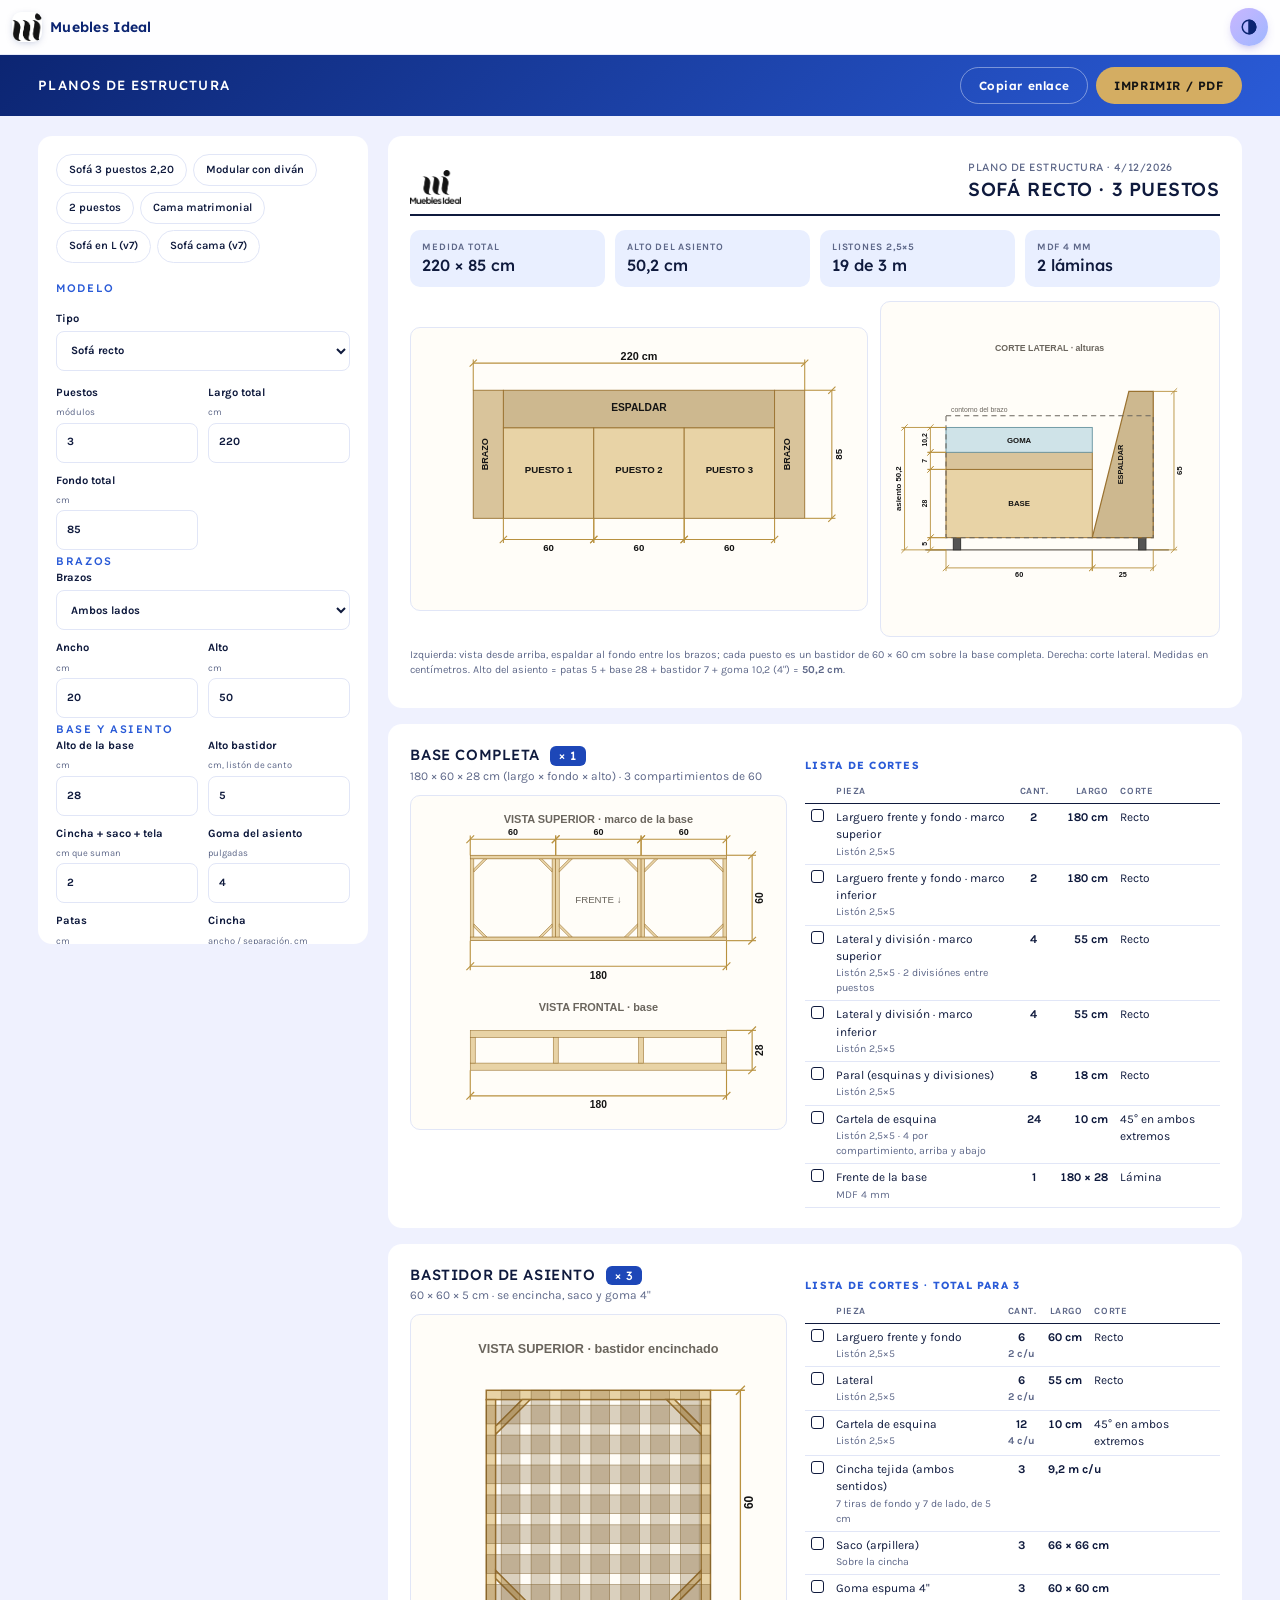
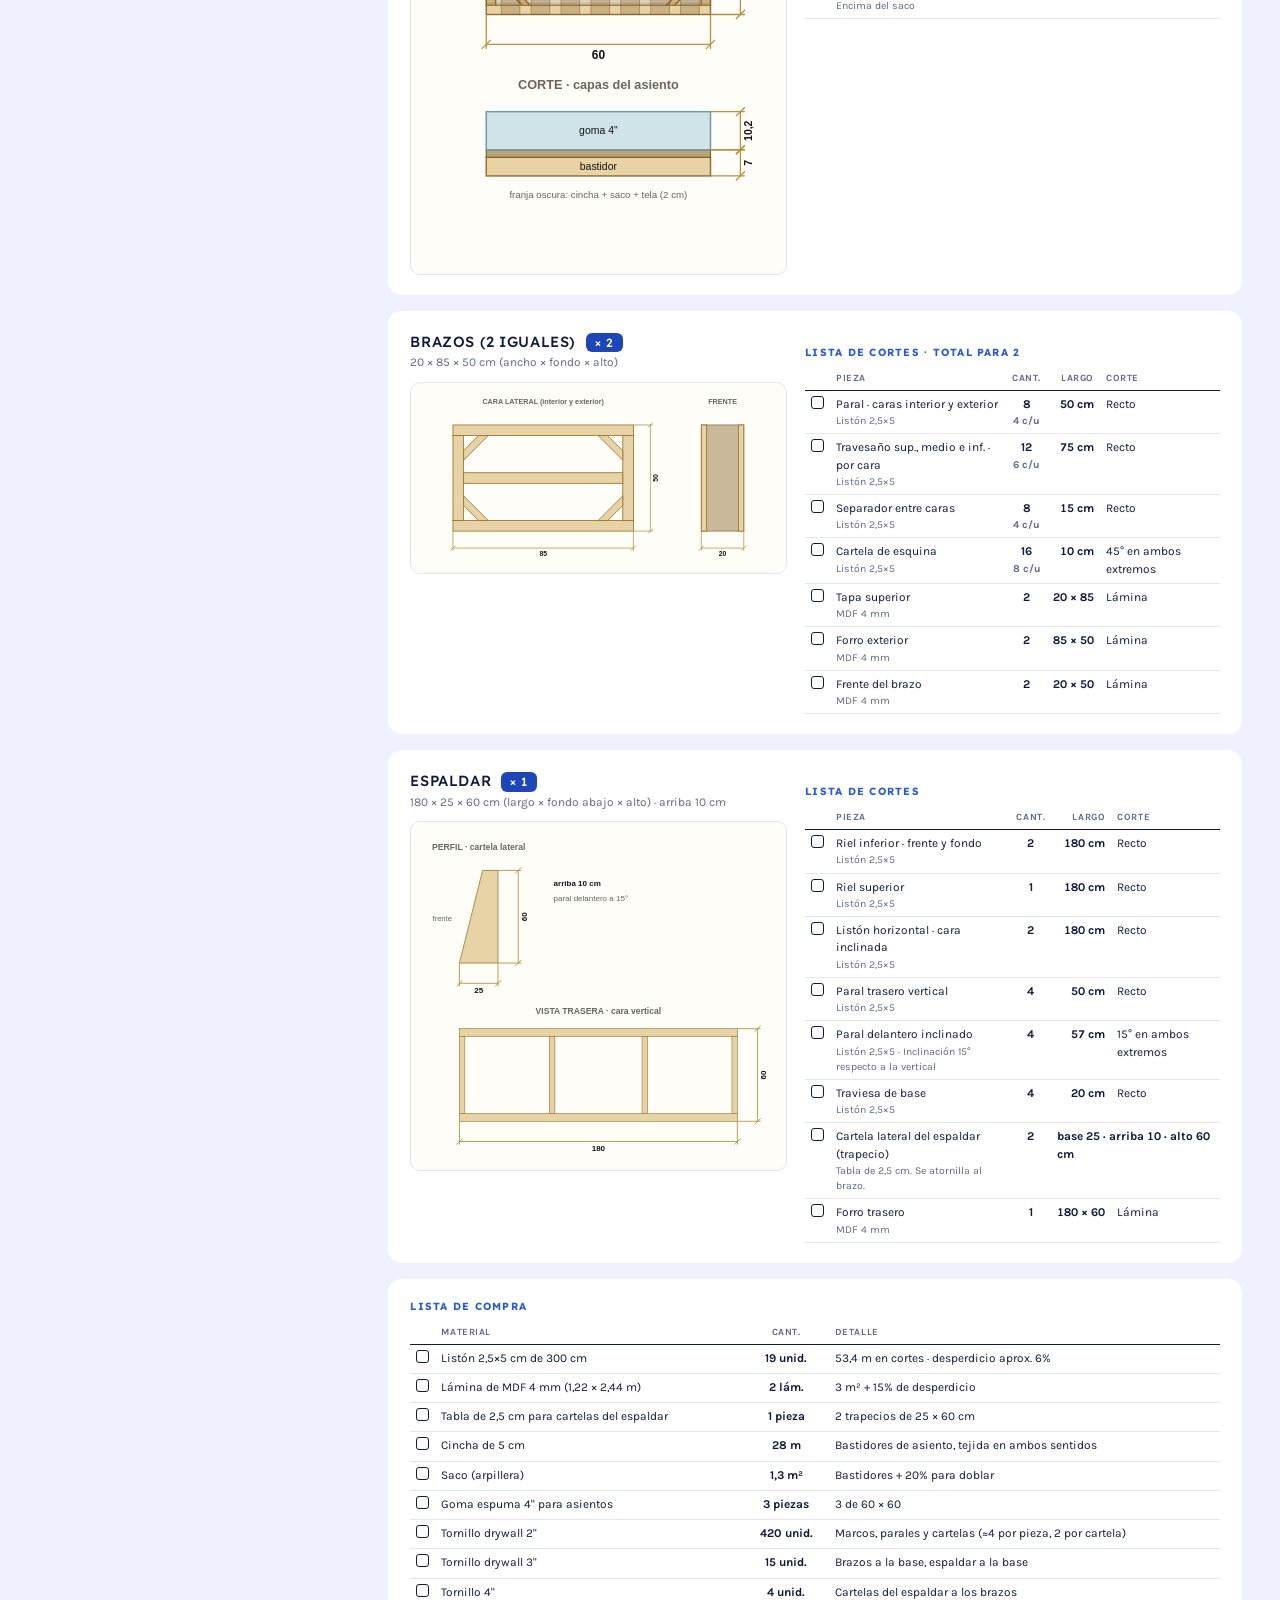
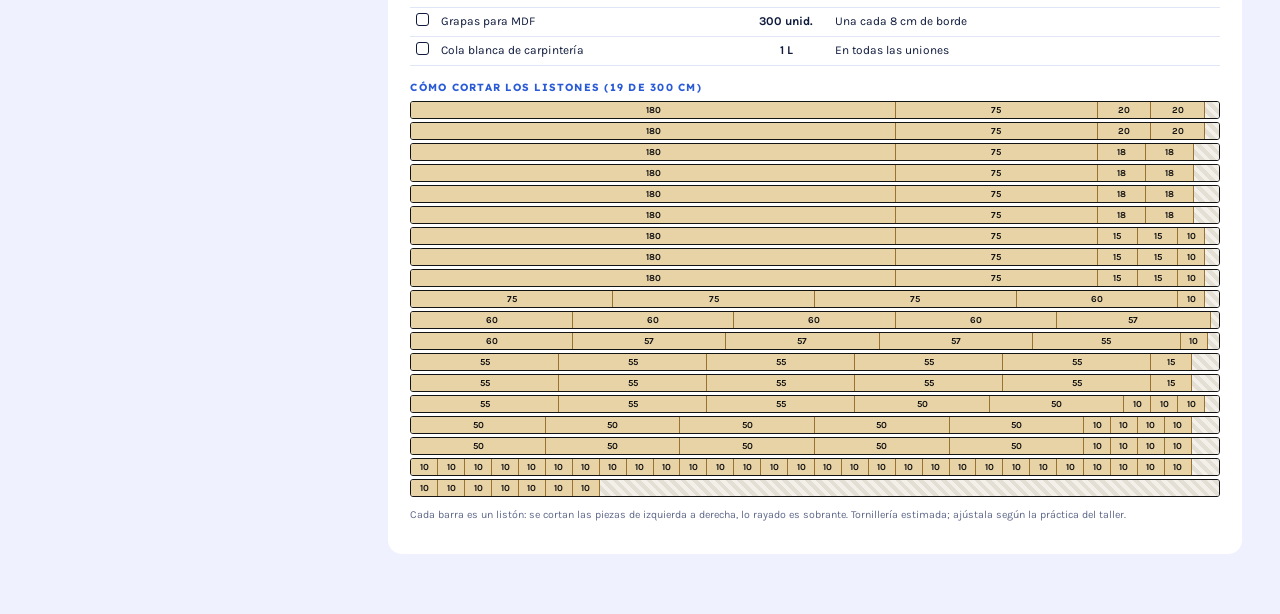
<file: planos.html>
<!doctype html>
<html lang="es">
<head>
<meta charset="utf-8">
<meta name="viewport" content="width=device-width, initial-scale=1">
<title>Planos de estructura · Muebles Ideal</title>
<meta name="robots" content="noindex">
<link rel="icon" type="image/png" href="logo-mark.png">
<link rel="preconnect" href="https://fonts.googleapis.com">
<link rel="preconnect" href="https://fonts.gstatic.com" crossorigin>
<link rel="stylesheet" href="https://fonts.googleapis.com/css2?family=Lexend:wght@300;400;500;600&family=Karla:wght@400;500;600;700&display=swap">
<style>
/* Herramienta del taller: tinta negra sobre papel, dorado solo como acento y en las cotas */
:root { --ink:#141414; --muted:#615d56; --line:#d9d4ca; --soft:#f5f1e8; --gold:#9a7230; --warn:#b3261e; --paper:#fff; --bg:#ebe9e5;
  --display:"Lexend","Segoe UI",system-ui,sans-serif; --body:"Karla","Helvetica Neue",Arial,sans-serif; color-scheme: light; }
* { box-sizing: border-box; -webkit-print-color-adjust: exact; print-color-adjust: exact; }
[hidden] { display: none !important; }
html, body { margin: 0; background: var(--bg); color: var(--ink); font-family: var(--body); font-size: 14px; line-height: 1.45; }
h1, h2, h3 { font-family: var(--display); font-weight: 500; margin: 0; letter-spacing: .02em; }
button, input, select { font: inherit; color: inherit; }
.barra { position: sticky; top: 0; z-index: 5; display: flex; flex-wrap: wrap; gap: 10px; align-items: center; justify-content: space-between; padding: 12px max(16px, 3vw); background: var(--nav-bg, #3a63d9); color: #fff; }
.barra h1 { font-size: .95rem; text-transform: uppercase; letter-spacing: .08em; }
.barra .acc { display: flex; gap: 8px; flex-wrap: wrap; }
.barra button { font: 600 .85rem var(--display); letter-spacing: .05em; padding: 10px 18px; border-radius: 999px; border: 0; background: #d4ad62; color: #141414; cursor: pointer; }
.barra button.sec { background: transparent; color: #fff; border: 1.5px solid rgba(255,255,255,.4); }
.app { display: grid; grid-template-columns: 330px 1fr; gap: 20px; padding: 20px max(16px, 3vw) 60px; max-width: 1400px; margin: 0 auto; align-items: start; }
.panel { position: sticky; top: 72px; background: var(--paper); border-radius: 14px; padding: 18px; display: flex; flex-direction: column; gap: 14px; max-height: calc(100vh - 92px); overflow-y: auto; }
.panel h2 { font-size: .78rem; text-transform: uppercase; letter-spacing: .14em; color: var(--gold); margin-top: 4px; }
.fila { display: grid; grid-template-columns: 1fr 1fr; gap: 10px; }
label.f { display: flex; flex-direction: column; gap: 4px; font-size: .8rem; font-weight: 700; }
label.f small { font-weight: 400; color: var(--muted); }
.chk { display: flex; gap: 8px; align-items: center; font-weight: 600; font-size: .88rem; }
.chk input { width: 18px; height: 18px; min-height: 0; accent-color: #b8913f; }
input, select { width: 100%; min-height: 40px; padding: 7px 10px; border: 1.5px solid var(--line); border-radius: 8px; background: var(--surface,#fff); }
input:focus, select:focus { outline: none; border-color: #d4ad62; }
.presets { display: flex; flex-wrap: wrap; gap: 6px; }
.presets button { padding: 7px 12px; border-radius: 999px; border: 1.5px solid var(--line); background: var(--surface,#fff); cursor: pointer; font-size: .8rem; font-weight: 600; }
.presets button:hover { border-color: #b8913f; }
.nota { font-size: .8rem; color: var(--muted); margin: 0; }
.res { display: flex; flex-direction: column; gap: 16px; min-width: 0; }
.hoja { background: var(--paper); border-radius: 14px; padding: 20px 22px; }
.cab { display: flex; justify-content: space-between; align-items: flex-end; gap: 12px; flex-wrap: wrap; border-bottom: 2px solid var(--ink); padding-bottom: 10px; margin-bottom: 14px; }
.cab img { height: 34px; width: auto; }
.cab .t { font-family: var(--display); text-transform: uppercase; letter-spacing: .04em; }
.cab .t b { display: block; font-size: 1.35rem; font-weight: 500; }
.kpis { display: grid; grid-template-columns: repeat(4, 1fr); gap: 10px; margin-bottom: 14px; }
.kpis div { background: var(--soft); border-radius: 10px; padding: 10px 12px; }
.kpis span { display: block; font-size: .7rem; text-transform: uppercase; letter-spacing: .08em; color: var(--muted); font-weight: 700; }
.kpis b { font-family: var(--display); font-weight: 500; font-size: 1.15rem; }
.aviso { background: #fbeae8; color: var(--warn); border-radius: 8px; padding: 8px 12px; font-size: .86rem; margin: 0 0 10px; }
.grupo { display: grid; grid-template-columns: minmax(0, 1fr) minmax(0, 1.1fr); gap: 18px; align-items: start; }
.grupo h3 { font-size: 1.05rem; text-transform: uppercase; letter-spacing: .04em; display: flex; gap: 10px; align-items: baseline; flex-wrap: wrap; }
.grupo h3 em { font-style: normal; background: var(--negro,#141414); color: #fff; border-radius: 6px; padding: 1px 9px; font-size: .85rem; }
.grupo .med { color: var(--muted); font-size: .85rem; margin: 2px 0 10px; }
.dos { display: grid; grid-template-columns: 1.35fr 1fr; gap: 12px; align-items: center; }
.dib { border: 1px solid var(--line); border-radius: 10px; padding: 8px; background: #fffdf8; color: #141414; --ink: #141414; --muted: #615d56; color-scheme: light; }
table.t { width: 100%; border-collapse: collapse; font-size: .85rem; }
table.t th { text-align: left; font-size: .68rem; text-transform: uppercase; letter-spacing: .06em; color: var(--muted); padding: 5px 6px; border-bottom: 1.5px solid var(--ink); }
table.t td { padding: 5px 6px; border-bottom: 1px solid var(--line); vertical-align: top; }
table.t td.n { text-align: right; font-variant-numeric: tabular-nums; white-space: nowrap; font-weight: 700; }
table.t td.c { text-align: center; font-weight: 700; }
table.t .sub { display: block; color: var(--muted); font-size: .75rem; }
.ck { display: inline-block; width: 13px; height: 13px; border: 1.5px solid var(--ink); border-radius: 3px; }
.sec-t { font-size: .74rem; text-transform: uppercase; letter-spacing: .12em; color: var(--gold); font-weight: 700; margin: 14px 0 6px; font-family: var(--display); }
.barras { display: flex; flex-direction: column; gap: 3px; }
.barra-l { display: flex; height: 18px; border: 1px solid #141414; border-radius: 3px; overflow: hidden; font-size: .66rem; font-weight: 700; color: #141414; }
.barra-l span { background: #e8d3a6; border-right: 1px solid #9a7230; display: flex; align-items: center; justify-content: center; white-space: nowrap; overflow: hidden; }
.barra-l i { flex: 1; background: repeating-linear-gradient(45deg, #f3f0ea 0 4px, #e4dfd5 4px 8px); }
.pie { font-size: .76rem; color: var(--muted); margin-top: 10px; }
.notas { margin-top: 10px; }
.notas h4 { font-family: var(--display); font-size: .74rem; text-transform: uppercase; letter-spacing: .12em; color: var(--gold); font-weight: 700; margin: 10px 0 4px; }
.notas ul { margin: 0; padding-left: 18px; font-size: .84rem; }
.notas li { margin: 2px 0; }
@media (max-width: 700px) { .dos { grid-template-columns: 1fr; } }
@media (max-width: 980px) { .app { grid-template-columns: 1fr; } .panel { position: static; max-height: none; } .grupo { grid-template-columns: 1fr; } .kpis { grid-template-columns: repeat(2, 1fr); } }
@page { size: letter; margin: 10mm; }
@media print {
  html, body { background: var(--surface,#fff); font-size: 11px; }
  .barra, .panel { display: none !important; }
  .app { display: block; padding: 0; }
  .hoja { border-radius: 0; padding: 0 0 6mm; break-inside: avoid; page-break-inside: avoid; }
  .hoja + .hoja { border-top: 1px dashed #bbb; padding-top: 5mm; }
  .hoja.salto { break-before: page; page-break-before: always; }
  .grupo { grid-template-columns: 1fr 1.15fr; }
}
</style>
<link rel="stylesheet" href="tema.css">
<link rel="manifest" href="manifest.webmanifest">
<meta name="theme-color" content="#ffffff">
<meta name="apple-mobile-web-app-capable" content="yes">
<meta name="mobile-web-app-capable" content="yes">
<meta name="apple-mobile-web-app-status-bar-style" content="black">
<meta name="apple-mobile-web-app-title" content="Muebles Ideal">
<link rel="apple-touch-icon" href="apple-touch-icon.png">
<script src="tema.js"></script>
</head>
<body>
<script src="bloqueo.js"></script>
<div class="barra"><h1>Planos de estructura</h1>
  <div class="acc"><button type="button" class="sec" id="copiar">Copiar enlace</button><button type="button" id="imprimir">IMPRIMIR / PDF</button></div></div>
<div class="app">
  <form class="panel" id="f" autocomplete="off">
    <div class="presets" aria-label="Modelos guardados">
      <button type="button" data-preset="recto">Sofá 3 puestos 2,20</button>
      <button type="button" data-preset="divan">Modular con diván</button>
      <button type="button" data-preset="dos">2 puestos</button>
      <button type="button" data-preset="cama">Cama matrimonial</button>
      <button type="button" data-preset="divanL">Sofá en L (v7)</button>
      <button type="button" data-preset="sofaCama">Sofá cama (v7)</button>
    </div>
    <h2>Modelo</h2>
    <div class="fila">
      <label class="f" style="grid-column:1/-1">Tipo<select name="tipo"><option value="recto">Sofá recto</option><option value="divan">Sofá con diván</option><option value="cama">Cama (base y cabecero)</option><option value="divanL">Sofá en L con diván (plano v7)</option><option value="sofaCama">Sofá cama (plano v7)</option></select></label>
    </div>
    <p class="nota" id="notaFijo" hidden>Medidas fijas del plano v7: aquí no se editan. Para cambiar medidas, elige otro tipo.</p>
    <div id="variables">
    <div class="fila">
      <label class="f" data-solo="cama" style="grid-column:1/-1">Tamaño de cama<select id="camaTam"></select></label>
      <label class="f" data-no="cama">Puestos <small>módulos</small><input name="puestos" inputmode="numeric"></label>
      <label class="f"><span id="lblLargo">Largo total</span> <small>cm</small><input name="largo" inputmode="decimal"></label>
      <label class="f"><span id="lblFondo">Fondo total</span> <small>cm</small><input name="fondo" inputmode="decimal"></label>
    </div>
    <div class="fila" data-solo="divan">
      <label class="f">Lado del diván<select name="divanLado"><option value="izquierda">Izquierda</option><option value="derecha">Derecha</option></select></label>
      <label class="f">Largo del diván <small>cm, con espaldar</small><input name="divanLargo" inputmode="decimal"></label>
      <label class="chk" style="grid-column:1/-1"><input type="checkbox" name="baul"> Diván con baúl</label>
    </div>
    <h2 data-no="cama">Brazos</h2>
    <div class="fila" data-no="cama">
      <label class="f" style="grid-column:1/-1">Brazos<select name="brazos"><option value="ambos">Ambos lados</option><option value="izquierdo">Solo izquierdo</option><option value="derecho">Solo derecho</option><option value="ninguno">Sin brazos</option></select></label>
      <label class="f">Ancho <small>cm</small><input name="anchoBrazo" inputmode="decimal"></label>
      <label class="f">Alto <small>cm</small><input name="altoBrazo" inputmode="decimal"></label>
    </div>
    <h2>Base y asiento</h2>
    <div class="fila">
      <label class="f" data-no="cama">Alto de la base <small>cm</small><input name="altoBase" inputmode="decimal"></label>
      <label class="f" data-no="cama">Alto bastidor <small>cm, listón de canto</small><input name="altoBastidor" inputmode="decimal"></label>
      <label class="f" data-no="cama">Cincha + saco + tela <small>cm que suman</small><input name="extraBastidor" inputmode="decimal"></label>
      <label class="f" data-no="cama">Goma del asiento <small>pulgadas</small><input name="gomaPulg" inputmode="decimal"></label>
      <label class="f">Patas <small>cm</small><input name="altoPata" inputmode="decimal"></label>
      <label class="f" data-no="cama">Cincha <small>ancho / separación, cm</small><span style="display:flex;gap:6px"><input name="cinchaAncho" inputmode="decimal"><input name="cinchaSep" inputmode="decimal"></span></label>
    </div>
    <h2 data-solo="cama">Cabecero</h2>
    <div class="fila" data-solo="cama">
      <label class="f">Alto del cabecero <small>cm, desde el piso</small><input name="altoCabecero" inputmode="decimal"></label>
      <label class="f">Fondo abajo <small>cm</small><input name="grosorCabecero" inputmode="decimal"></label>
      <label class="f">Fondo arriba <small>cm</small><input name="grosorCabeceroArriba" inputmode="decimal"></label>
      <label class="f">Tramo recto <small>cm, desde el piso</small><input name="rectoCabecero" inputmode="decimal"></label>
    </div>
    <h2 data-solo="cama">Gavetas</h2>
    <div class="fila" data-solo="cama">
      <label class="f">Cantidad <small>la define el cliente; 0 = sin gavetas</small><input name="cantGavetas" inputmode="numeric"></label>
      <label class="f">Alto de la gaveta <small>cm</small><input name="altoGaveta" inputmode="decimal"></label>
    </div>
    <div class="fila" data-solo="cama">
      <label class="f">Fondo de la gaveta <small>cm, hacia adentro desde el lateral</small><input name="fondoGaveta" inputmode="decimal"></label>
      <label class="f">Frente de la gaveta <small>cm, a lo largo de la cama</small><input name="anchoGaveta" inputmode="decimal"></label>
    </div>
    <h2 data-no="cama">Espaldar</h2>
    <div class="fila" data-no="cama">
      <label class="f">Alto espaldar <small>cm</small><input name="altoEspaldar" inputmode="decimal"></label>
      <label class="f">Fondo espaldar <small>abajo, cm</small><input name="fondoEspaldar" inputmode="decimal"></label>
      <label class="f">Grosor arriba <small>cm</small><input name="topeEspaldar" inputmode="decimal"></label>
    </div>
    <h2>Material</h2>
    <div class="fila">
      <label class="f">Listón grueso <small>cm</small><input name="la" inputmode="decimal"></label>
      <label class="f">Listón ancho <small>cm</small><input name="lb" inputmode="decimal"></label>
      <label class="f">Largo del listón <small>cm, compra</small><input name="largoListon" inputmode="decimal"></label>
      <label class="f">Cartela <small>cm, a 45°</small><input name="cartela" inputmode="decimal"></label>
      <label class="f">MDF <small>cm de grosor</small><input name="mdf" inputmode="decimal"></label>
    </div>
    </div>
    <p class="nota">Las medidas se guardan en el enlace: cópialo y mándalo al taller.</p>
  </form>
  <div class="res" id="res"></div>
</div>
<script src="estructura.js"></script>
<script>
const $ = id => document.getElementById(id), f = $("f"), camaSel = $("camaTam");
const PRESETS = {
  recto: { tipo: "recto", puestos: 3, largo: 220, fondo: 85, brazos: "ambos", baul: false },
  divan: { tipo: "divan", puestos: 3, largo: 280, fondo: 95, divanLargo: 170, divanLado: "izquierda", brazos: "ambos", baul: true },
  dos: { tipo: "recto", puestos: 2, largo: 160, fondo: 85, brazos: "ambos", baul: false },
  cama: { tipo: "cama", largo: 200, fondo: 140, brazos: "ninguno", baul: false },
  divanL: { tipo: "divanL" },
  sofaCama: { tipo: "sofaCama" }
};
let P = Object.assign({}, Estructura.BASE, Estructura.deHash(location.hash));
const esc = t => String(t == null ? "" : t).replace(/[&<>"]/g, c => ({ "&": "&amp;", "<": "&lt;", ">": "&gt;", '"': "&quot;" }[c]));
const fmt = Estructura.fmt;
const num = v => parseFloat(String(v).replace(",", "."));
Object.entries(Estructura.CAMAS).forEach(([k, c]) => camaSel.add(new Option(`${c.nombre} · ${c.ancho} × ${c.largo} cm`, k)));
camaSel.add(new Option("A medida", "a medida"));
/* Muestra u oculta lo que corresponde al tipo de pieza y pone el nombre de las medidas */
function visibles(){
  const fijo = Estructura.fijos.includes(P.tipo);
  $("variables").hidden = fijo; $("notaFijo").hidden = !fijo;
  document.querySelectorAll("[data-solo]").forEach(d => d.hidden = P.tipo !== d.dataset.solo);
  document.querySelectorAll("[data-no]").forEach(d => d.hidden = P.tipo === d.dataset.no);
  const cama = P.tipo === "cama";
  $("lblLargo").textContent = cama ? "Largo externo de la cama" : "Largo total";
  $("lblFondo").textContent = cama ? "Ancho interior de la cama" : "Fondo total";
  const k = Object.keys(Estructura.CAMAS).find(k => Estructura.CAMAS[k].largo === num(P.largo) && Estructura.CAMAS[k].ancho === num(P.fondo));
  camaSel.value = k || "a medida";
}
function llenar(){
  for (const el of f.elements) { if (!el.name) continue; if (el.type === "checkbox") el.checked = P[el.name] === true || P[el.name] === "true"; else el.value = String(P[el.name]).replace(".", ","); }
  visibles();
}
function leer(){
  for (const el of f.elements) { if (!el.name) continue; P[el.name] = el.type === "checkbox" ? el.checked : el.value; }
  visibles();
}
function pintar(){
  const r = Estructura.calcular(P), pl = Estructura.planos(r), general = pl.general;
  const x = r.x, hoy = new Date().toLocaleDateString("es-VE");
  const titulo = r.cama ? `Cama ${Estructura.nombreCama(x.largo, x.fondo)} · ${fmt(r.interno.ancho)} × ${fmt(r.interno.largo)} cm interior`
    : `Sofá ${x.tipo === "divan" ? "modular con diván " + x.divanLado : "recto"} · ${x.puestos} puesto${x.puestos === 1 ? "" : "s"}`;
  const pie = r.cama
    ? `Izquierda: vista desde arriba, cabecero arriba y base debajo. Derecha: corte lateral. Medidas en centímetros. Medida interior ${fmt(r.interno.ancho)} × ${fmt(r.interno.largo)} cm; externa ${fmt(x.anchoCabecero)} × ${fmt(x.largo)} cm. Alto de la base = patas ${fmt(r.alturas.pata)} + base ${fmt(r.alturas.base)} = <b>${fmt(r.alturas.asiento)} cm</b>. Base en ${r.grupos.find(g => g.id === "base").cant} cajas de ${fmt(r.grupos.find(g => g.id === "base").Lb)} cm. Cabecero de ${fmt(x.altoCabecero)} cm desde el piso.${r.grupos.find(g => g.id === "gaveta") ? ` Gavetas: ${r.grupos.find(g => g.id === "gaveta").cant}, en la mitad de la cabecera, del otro lado de la línea del medio, frente hacia el lateral.` : ""}`
    : `Izquierda: vista desde arriba, espaldar al fondo entre los brazos; cada puesto es un bastidor de ${fmt(r.W)} × ${fmt(r.D)} cm sobre la base completa. Derecha: corte lateral. Medidas en centímetros. Alto del asiento = patas ${fmt(r.alturas.pata)} + base ${fmt(r.alturas.base)} + bastidor ${fmt(r.alturas.bastidor)} + goma ${fmt(r.alturas.goma)} (${fmt(x.gomaPulg)}") = <b>${fmt(r.alturas.asiento)} cm</b>.`;
  const tabla = gr => `<table class="t"><thead><tr><th style="width:22px"></th><th>Pieza</th><th style="text-align:center">Cant.</th><th style="text-align:right">Largo</th><th>Corte</th></tr></thead><tbody>
      ${gr.piezas.map(p => `<tr><td><span class="ck"></span></td><td>${esc(p.n)}<span class="sub">Listón ${p.sec}${p.nota ? " · " + esc(p.nota) : ""}</span></td><td class="c">${p.c * gr.cant}${gr.cant > 1 ? `<span class="sub">${p.c} c/u</span>` : ""}</td><td class="n">${fmt(p.l)} cm</td><td>${esc(p.corte)}</td></tr>`).join("")}
      ${(gr.tablas || []).map(t => `<tr><td><span class="ck"></span></td><td>${esc(t.n)}<span class="sub">${esc(t.nota)}</span></td><td class="c">${t.c}</td><td class="n" colspan="2" style="text-align:left;white-space:normal">${esc(t.med)}</td></tr>`).join("")}
      ${gr.mdf.map(m => `<tr><td><span class="ck"></span></td><td>${esc(m.n)}<span class="sub">${m.mat || `MDF ${fmt((m.g || x.mdf) * 10)} mm`}${m.nota ? " · " + esc(m.nota) : ""}</span></td><td class="c">${m.c * gr.cant}</td><td class="n">${fmt(m.an)} × ${fmt(m.al)}</td><td>Lámina</td></tr>`).join("")}
      ${gr.herrajes.map(h => `<tr><td><span class="ck"></span></td><td>${esc(h.n)}</td><td class="c">${h.c * gr.cant}</td><td></td><td>Herraje</td></tr>`).join("")}
    </tbody></table>`;
  $("res").innerHTML = `
    <section class="hoja">
      <div class="cab"><img src="logo-v.png" alt="Muebles Ideal" onerror="this.remove()"><div class="t"><span style="font-size:.75rem;color:var(--muted)">Plano de estructura · ${hoy}</span><b>${esc(r.titulo || titulo)}</b></div></div>
      ${r.avisos.map(a => `<p class="aviso">⚠ ${esc(a)}</p>`).join("")}
      <div class="kpis"><div><span>${r.cama ? "Medida externa" : "Medida total"}</span><b>${fmt(x.largo)} × ${fmt(r.cama ? x.anchoCabecero : x.tipo === "divan" ? x.divanLargo : x.fondo)} cm</b></div><div><span>${r.cama ? "Alto de la base" : "Alto del asiento"}</span><b>${fmt(r.alturas.asiento)} cm</b></div>
        <div><span>Listones ${fmt(x.la)}×${fmt(x.lb)}</span><b>${r.barras.length} de ${fmt(x.largoListon / 100)} m</b></div><div><span>${r.kpiMat || `MDF ${fmt(x.mdf * 10)} mm`}</span><b>${r.laminas} lámina${r.laminas === 1 ? "" : "s"}</b></div></div>
      <div class="dos"><div class="dib">${general}</div><div class="dib">${pl.alturas}</div></div>
      <p class="pie">${r.pie || pie}</p>${(r.notas || []).map(n => `<div class="notas"><h4>${esc(n.t)}</h4><ul>${n.l.map(t => `<li>${esc(t)}</li>`).join("")}</ul></div>`).join("")}
    </section>
    ${r.grupos.map((gr, i) => `<section class="hoja ${i === 0 ? "salto" : ""}"><div class="grupo">
      <div><h3>${esc(gr.t)} <em>× ${gr.cant}</em></h3><p class="med">${esc(gr.med)}</p>${gr.svg ? `<div class="dib">${gr.svg}</div>` : ""}</div>
      <div><div class="sec-t">Lista de cortes${gr.cant > 1 ? ` · total para ${gr.cant}` : ""}</div>${tabla(gr)}</div></div></section>`).join("")}
    <section class="hoja salto">
      <div class="sec-t" style="margin-top:0">Lista de compra</div>
      <table class="t"><thead><tr><th style="width:22px"></th><th>Material</th><th style="text-align:center">Cant.</th><th>Detalle</th></tr></thead><tbody>
        ${r.compra.map(c => `<tr><td><span class="ck"></span></td><td>${esc(c.n)}</td><td class="c">${Number.isInteger(c.c) ? c.c : fmt(c.c)} ${esc(c.u)}</td><td>${esc(c.nota)}</td></tr>`).join("")}</tbody></table>
      <div class="sec-t">Cómo cortar los listones (${r.barras.length} de ${fmt(x.largoListon)} cm)</div>
      <div class="barras">${r.barras.map((b, i) => `<div class="barra-l" title="Listón ${i + 1}">${b.cortes.map(l => `<span style="width:${l / Math.max(x.largoListon, b.usado) * 100}%">${fmt(l)}</span>`).join("")}<i></i></div>`).join("")}</div>
      <p class="pie">Cada barra es un listón: se cortan las piezas de izquierda a derecha, lo rayado es sobrante. Tornillería estimada; ajústala según la práctica del taller.</p>
    </section>`;
  history.replaceState(null, "", "#" + Estructura.aHash(Object.fromEntries(Object.keys(Estructura.BASE).map(k => [k, P[k]]))));
}
camaSel.addEventListener("change", () => {
  const c = Estructura.CAMAS[camaSel.value];
  if (c) { P.largo = c.largo; P.fondo = c.ancho; llenar(); pintar(); }
});
/* Al pasar a cama, se pone matrimonial; el selector de tamaño no se lee en el evento input */
f.elements.tipo.addEventListener("change", () => {
  if (f.elements.tipo.value === "cama") { P.tipo = "cama"; P.largo = 200; P.fondo = 140; llenar(); pintar(); }
});
f.addEventListener("input", e => { if (e.target === camaSel) return; leer(); pintar(); });
f.addEventListener("change", () => { leer(); pintar(); });
document.querySelectorAll("[data-preset]").forEach(b => b.addEventListener("click", () => { P = Object.assign({}, Estructura.BASE, PRESETS[b.dataset.preset]); llenar(); pintar(); }));
$("imprimir").addEventListener("click", () => window.print());
$("copiar").addEventListener("click", async () => { try { await navigator.clipboard.writeText(location.href); $("copiar").textContent = "¡Copiado!"; } catch (e) { prompt("Copia este enlace:", location.href); } setTimeout(() => $("copiar").textContent = "Copiar enlace", 1800); });
llenar(); pintar();
</script>
<script src="menu.js"></script>
<script>if ("serviceWorker" in navigator) addEventListener("load", () => navigator.serviceWorker.register("sw.js").catch(() => {}));</script>
</body>
</html>
</file>
<file: tema.css>
/* Apariencia de Muebles Ideal. tema.js pone data-tema-activo="oscuro" o "claro" en <html>.
   Con "sistema" sigue el modo del teléfono. Todas las pantallas usan estas mismas variables.
   Estilo: fondo lavanda claro, tarjetas blancas muy redondeadas, azul marino → azul brillante y
   amarillo para el botón principal. Para cambiar un color, edita estas variables. */

/* ---------- Paleta clara ---------- */
:root {
  /* Colores de marca */
  --marino:#0c2572; --azul:#2a5bd7; --azul-fuerte:#1d47b8; --azul-vivo:#2f6bf0;
  --amarillo:#f7c543; --amarillo-txt:#0c2572;
  --grad-hero: radial-gradient(120% 90% at 85% 10%, rgba(140,180,255,.45), transparent 45%), linear-gradient(135deg, #0c2572 0%, #1543b8 55%, #2a66ee 100%);

  /* Superficies y texto */
  --bg:#eff1fe; --surface:#fff; --paper:#fff; --soft:#e9efff; --campo:#f5f7ff;
  --ink:#0f1a3d; --muted:#5e6889; --line:#e1e6f7;
  --sombra: 0 10px 30px -14px rgba(23, 45, 120, .28);
  --radio: 20px;

  /* Acentos (antes eran dorado: ahora azul) */
  --gold:#2a5bd7; --gold-2:#4f7cf0; --gold-ink:#fff; --gold-suave:#e3eaff;
  --negro:#1d47b8;

  /* Estados */
  --ok:#1f7a3a; --ok-bg:#e5f5ea; --warn:#8a5a00; --warn-bg:#fff4d6; --bad:#c62f26; --bad-bg:#fdeceb;

  /* Chat */
  --burbuja-yo:#2a5bd7; --burbuja-yo-texto:#fff; --burbuja-otro:#fff; --burbuja-otro-texto:#0f1a3d;

  /* Barras de color de cada página (Documentos, Planos) */
  --nav-bg: linear-gradient(135deg, #0c2572, #2a5bd7); --nav-brand:#fff; --nav-link:#e6eeff;
  --nav-hover:rgba(255,255,255,.16); --nav-act:#fff; --nav-act-txt:#1d47b8; --grad-a:#2a66ee;

  /* Encabezado blanco y barra inferior (menu.js e Inicio) */
  --barra-bg: rgba(255,255,255,.92); --barra-linea:#e6eaf8; --barra-txt:#5e6889;
  --barra-act-bg:#e3eaff; --barra-act-txt:#1d47b8; --titulo:#0c2572;
}

/* ---------- Paleta oscura: azul marino y amarillo ---------- */
:root[data-tema-activo="oscuro"] {
  color-scheme: dark;
  --marino:#08143a; --azul:#5b86ff; --azul-fuerte:#7a9dff; --azul-vivo:#6d95ff;
  --amarillo:#f7c543; --amarillo-txt:#0c2572;
  --grad-hero: radial-gradient(120% 90% at 85% 10%, rgba(110,150,255,.35), transparent 45%), linear-gradient(135deg, #0a1a52 0%, #1640a8 60%, #2559d8 100%);
  --bg:#070f2a; --surface:#101c45; --paper:#101c45; --soft:#1a2a60; --campo:#0c173b;
  --ink:#eef2ff; --muted:#a3afd6; --line:#24346e;
  --sombra: 0 12px 30px -14px rgba(0,0,0,.6);
  --gold:#7a9dff; --gold-2:#9db6ff; --gold-ink:#08143a; --gold-suave:#1f3172;
  --negro:#2f5fe0;
  --ok:#7fd68a; --ok-bg:#12321f; --warn:#ffd27a; --warn-bg:#3a2d12; --bad:#ff8c84; --bad-bg:#3d1c1f;
  --burbuja-yo:#2f5fe0; --burbuja-yo-texto:#fff; --burbuja-otro:#1a2a60; --burbuja-otro-texto:#eef2ff;
  --nav-bg: linear-gradient(135deg, #0a1a52, #2559d8); --nav-brand:#fff; --nav-link:#d6e0ff;
  --nav-hover:rgba(255,255,255,.12); --nav-act:#f7c543; --nav-act-txt:#0c2572; --grad-a:#1640a8;
  --barra-bg: rgba(12,22,58,.92); --barra-linea:#1c2b62; --barra-txt:#a3afd6;
  --barra-act-bg:#1f3172; --barra-act-txt:#fff; --titulo:#fff;
}
:root[data-tema-activo="oscuro"] input,
:root[data-tema-activo="oscuro"] select,
:root[data-tema-activo="oscuro"] textarea { background: var(--campo); color: var(--ink); border-color: var(--line); }
:root[data-tema-activo="oscuro"] ::placeholder { color: var(--muted); opacity: 1; }
:root[data-tema-activo="oscuro"] .campana { border-color: rgba(255,255,255,.3); }

/* ---------- Piezas comunes a todas las pantallas ---------- */
/* Botón principal: amarillo con texto azul marino (como "Hacer un reporte") */
.btn.oro { background: var(--amarillo); color: var(--amarillo-txt); box-shadow: 0 6px 16px -8px rgba(200,150,20,.7); }
.btn.oro:hover { filter: brightness(1.03); }
/* Botón azul sólido y botón suave */
.btn { border-radius: 999px; }
.btn.borde { background: var(--surface); color: var(--azul-fuerte); border-color: var(--line); }
:root[data-tema-activo="oscuro"] .btn.borde { color: var(--ink); }

/* Selector Sistema · Claro · Oscuro */
.mt-seg { display: inline-grid; grid-auto-flow: column; gap: 4px; padding: 4px; border-radius: 999px; background: var(--soft, #e9efff); border: 1px solid var(--line, #e1e6f7); }
.mt-seg button { min-height: 40px; padding: 0 16px; border: 0; border-radius: 999px; background: transparent; color: var(--muted, #5e6889); font: inherit; font-weight: 700; cursor: pointer; transition: background .2s, color .2s; }
.mt-seg button[aria-checked="true"] { background: var(--azul, #2a5bd7); color: #fff; box-shadow: 0 4px 12px -6px rgba(42,91,215,.8); }

@media (prefers-reduced-motion: reduce) { *, *::before, *::after { transition: none !important; animation: none !important; } }

/* Bloque de "Bloqueo con huella" (bloqueo.js trae colores fijos) */
#mi-bl-txt { color: var(--muted) !important; }
</file>
